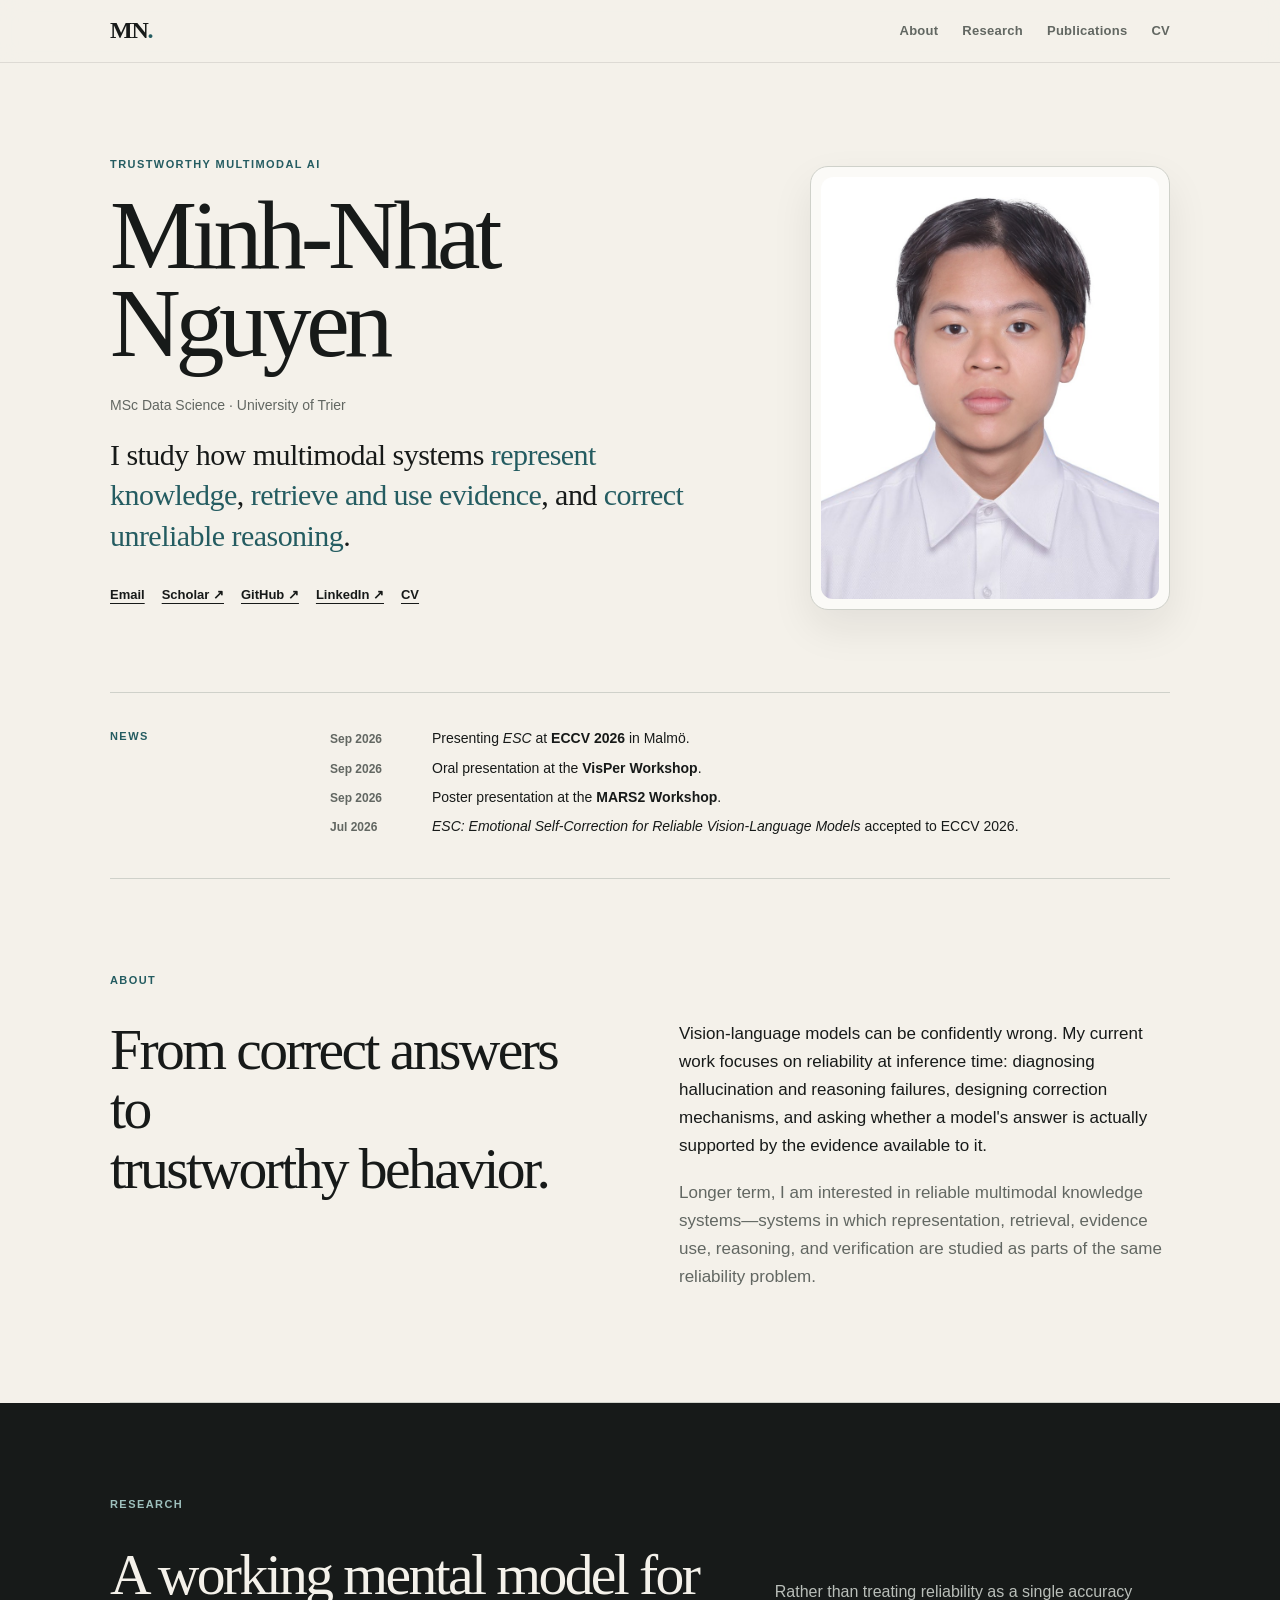
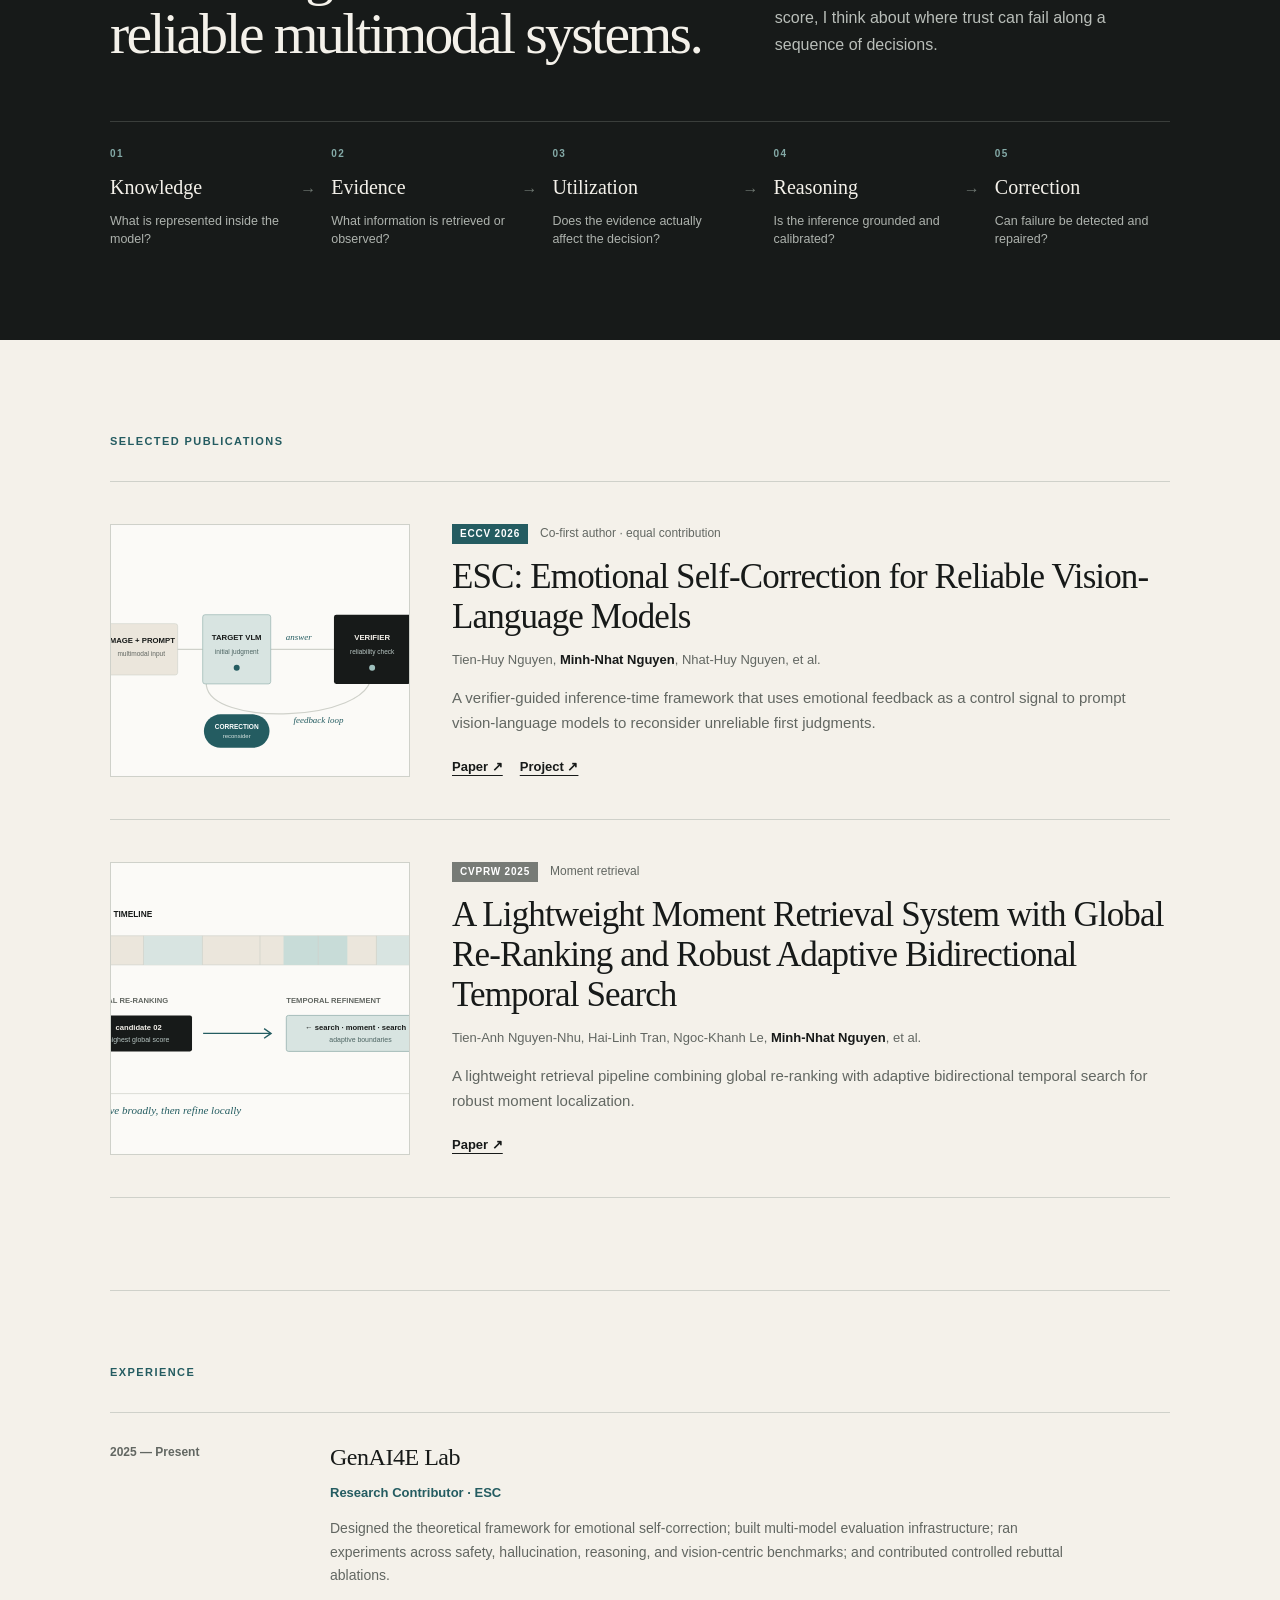
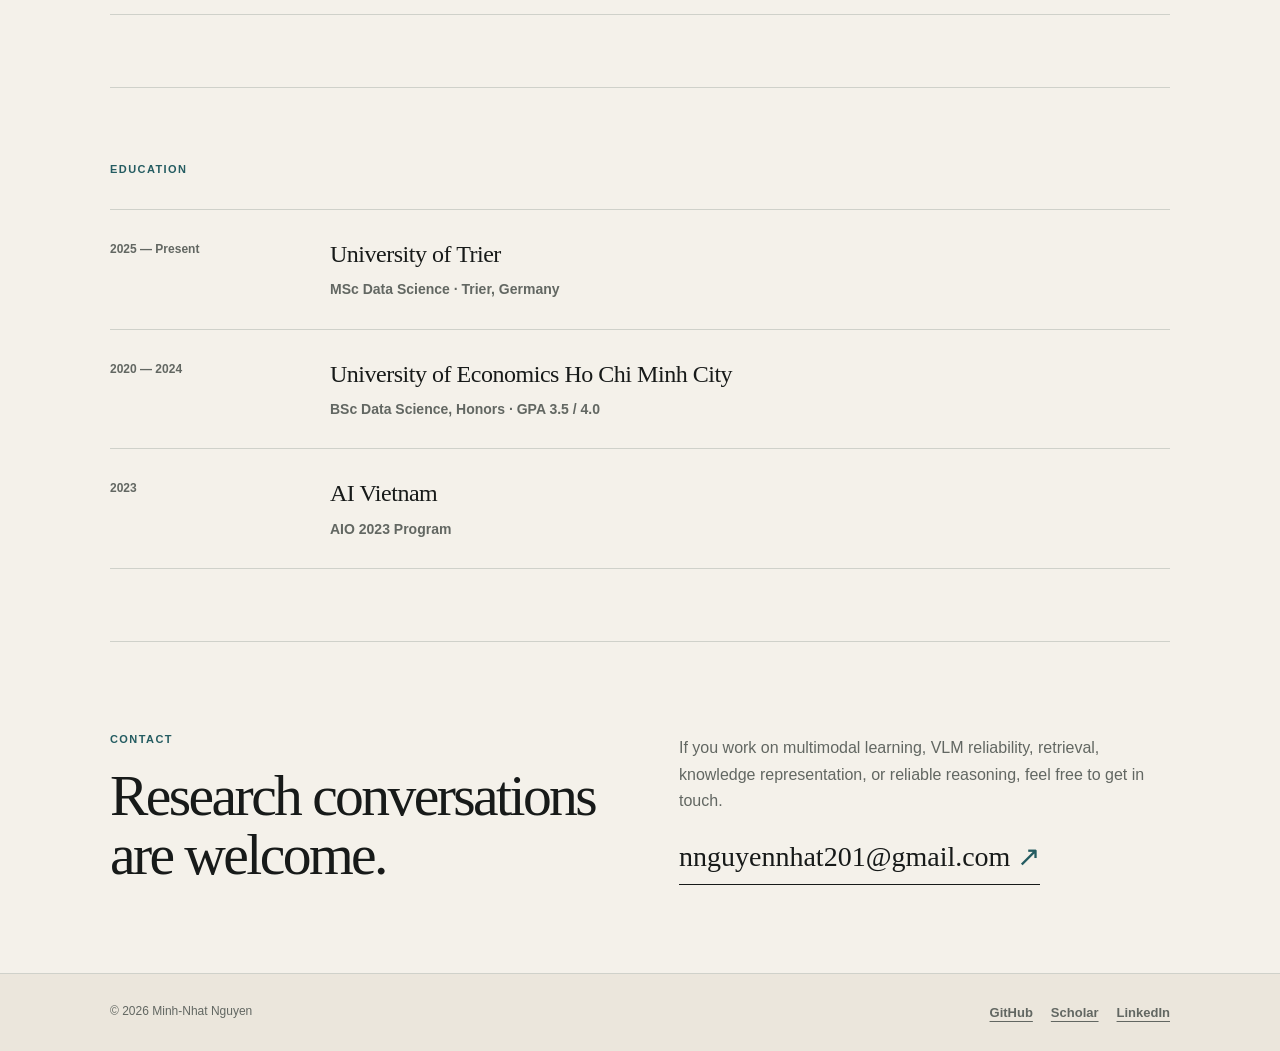
<file: index.html>
<!doctype html>
<html lang="en">
<head>
  <meta charset="utf-8" />
  <meta name="viewport" content="width=device-width, initial-scale=1" />
  <title>Minh-Nhat Nguyen — Trustworthy Multimodal AI</title>
  <meta name="description" content="Minh-Nhat Nguyen is an MSc Data Science student at the University of Trier working on trustworthy multimodal AI, vision-language model reliability, self-correction, and multimodal retrieval." />
  <meta name="author" content="Minh-Nhat Nguyen" />
  <meta name="theme-color" content="#f4f1ea" />
  <meta property="og:title" content="Minh-Nhat Nguyen — Trustworthy Multimodal AI" />
  <meta property="og:description" content="Research on reliable vision-language systems, evidence-aware reasoning, retrieval, and self-correction." />
  <meta property="og:type" content="website" />
  <meta property="og:url" content="https://minhnhat2001vt.github.io/" />
  <link rel="canonical" href="https://minhnhat2001vt.github.io/" />
  <link rel="icon" href="assets/favicon.svg" type="image/svg+xml" />
  <link rel="stylesheet" href="assets/styles.css" />
  <script type="application/ld+json">
  {
    "@context": "https://schema.org",
    "@type": "Person",
    "name": "Minh-Nhat Nguyen",
    "url": "https://minhnhat2001vt.github.io/",
    "email": "mailto:nnguyennhat201@gmail.com",
    "affiliation": {"@type": "CollegeOrUniversity", "name": "University of Trier"},
    "sameAs": [
      "https://github.com/minhnhat2001vt",
      "https://www.linkedin.com/in/nhatnguyen201",
      "https://scholar.google.com/citations?user=XPsyb8sAAAAJ"
    ],
    "knowsAbout": [
      "Trustworthy Multimodal AI",
      "Vision-Language Models",
      "Multimodal Retrieval",
      "Reliable Reasoning",
      "Self-Correction"
    ]
  }
  </script>
</head>
<body>
  <a class="skip-link" href="#main">Skip to content</a>

  <header class="site-header">
    <div class="shell header-inner">
      <a class="wordmark" href="#top" aria-label="Minh-Nhat Nguyen home">MN<span>.</span></a>
      <nav class="nav" aria-label="Primary navigation">
        <a href="#about">About</a>
        <a href="#research">Research</a>
        <a href="#publications">Publications</a>
        <a href="cv.html">CV</a>
      </nav>
    </div>
  </header>

  <main id="main">
    <section class="hero shell" id="top">
      <div class="hero-copy">
        <div class="hero-name-wrap">
          <p class="kicker">Trustworthy multimodal AI</p>
          <h1>Minh-Nhat<br />Nguyen</h1>
        </div>
        <div class="hero-intro">
          <p class="role">MSc Data Science · University of Trier</p>
          <p class="lede">I study how multimodal systems <strong>represent knowledge</strong>, <strong>retrieve and use evidence</strong>, and <strong>correct unreliable reasoning</strong>.</p>
          <div class="link-row" aria-label="Professional links">
            <a href="mailto:nnguyennhat201@gmail.com">Email</a>
            <a href="https://scholar.google.com/citations?user=XPsyb8sAAAAJ" target="_blank" rel="noreferrer">Scholar ↗</a>
            <a href="https://github.com/minhnhat2001vt" target="_blank" rel="noreferrer">GitHub ↗</a>
            <a href="https://www.linkedin.com/in/nhatnguyen201" target="_blank" rel="noreferrer">LinkedIn ↗</a>
            <a href="cv.html">CV</a>
          </div>
        </div>
      </div>
      <div class="hero-portrait-wrap">
        <figure class="hero-portrait">
          <img src="assets/portrait.jpg" alt="Portrait of Minh-Nhat Nguyen" />
        </figure>
      </div>
    </section>

    <section class="news shell" aria-labelledby="news-title">
      <div class="section-label" id="news-title">News</div>
      <div class="news-list">
        <div class="news-item"><time datetime="2026-09">Sep 2026</time><p>Presenting <em>ESC</em> at <strong>ECCV 2026</strong> in Malmö.</p></div>
        <div class="news-item"><time datetime="2026-09-08">Sep 2026</time><p>Oral presentation at the <strong>VisPer Workshop</strong>.</p></div>
        <div class="news-item"><time datetime="2026-09-09">Sep 2026</time><p>Poster presentation at the <strong>MARS2 Workshop</strong>.</p></div>
        <div class="news-item"><time datetime="2026-07">Jul 2026</time><p><em>ESC: Emotional Self-Correction for Reliable Vision-Language Models</em> accepted to ECCV 2026.</p></div>
      </div>
    </section>

    <section class="section shell" id="about">
      <div class="section-label">About</div>
      <div class="section-content prose-grid">
        <h2>From correct answers to<br />trustworthy behavior.</h2>
        <div class="prose">
          <p>Vision-language models can be confidently wrong. My current work focuses on reliability at inference time: diagnosing hallucination and reasoning failures, designing correction mechanisms, and asking whether a model's answer is actually supported by the evidence available to it.</p>
          <p>Longer term, I am interested in reliable multimodal knowledge systems—systems in which representation, retrieval, evidence use, reasoning, and verification are studied as parts of the same reliability problem.</p>
        </div>
      </div>
    </section>

    <section class="section research-section" id="research">
      <div class="shell">
        <div class="section-label">Research</div>
        <div class="research-heading">
          <h2>A working mental model for reliable multimodal systems.</h2>
          <p>Rather than treating reliability as a single accuracy score, I think about where trust can fail along a sequence of decisions.</p>
        </div>

        <div class="research-flow" role="list" aria-label="Research trajectory">
          <div class="flow-step" role="listitem"><span>01</span><strong>Knowledge</strong><p>What is represented inside the model?</p></div>
          <div class="flow-arrow" aria-hidden="true">→</div>
          <div class="flow-step" role="listitem"><span>02</span><strong>Evidence</strong><p>What information is retrieved or observed?</p></div>
          <div class="flow-arrow" aria-hidden="true">→</div>
          <div class="flow-step" role="listitem"><span>03</span><strong>Utilization</strong><p>Does the evidence actually affect the decision?</p></div>
          <div class="flow-arrow" aria-hidden="true">→</div>
          <div class="flow-step" role="listitem"><span>04</span><strong>Reasoning</strong><p>Is the inference grounded and calibrated?</p></div>
          <div class="flow-arrow" aria-hidden="true">→</div>
          <div class="flow-step" role="listitem"><span>05</span><strong>Correction</strong><p>Can failure be detected and repaired?</p></div>
        </div>
      </div>
    </section>

    <section class="section shell" id="publications">
      <div class="section-label">Selected publications</div>
      <div class="pub-stack">
        <article class="pub-row featured-pub">
          <div class="pub-visual">
            <img src="assets/esc-visual.svg" alt="Schematic illustration of an initial VLM answer being checked by a verifier and reconsidered through a correction loop." />
          </div>
          <div class="pub-copy">
            <div class="pub-topline"><span class="venue">ECCV 2026</span><span class="role-note">Co-first author · equal contribution</span></div>
            <h3>ESC: Emotional Self-Correction for Reliable Vision-Language Models</h3>
            <p class="authors">Tien-Huy Nguyen, <strong>Minh-Nhat Nguyen</strong>, Nhat-Huy Nguyen, et al.</p>
            <p class="summary">A verifier-guided inference-time framework that uses emotional feedback as a control signal to prompt vision-language models to reconsider unreliable first judgments.</p>
            <div class="pub-links">
              <a href="https://doi.org/10.48550/arXiv.2607.02089" target="_blank" rel="noreferrer">Paper ↗</a>
              <a href="https://genai4e.github.io/ESC/" target="_blank" rel="noreferrer">Project ↗</a>
            </div>
          </div>
        </article>

        <article class="pub-row">
          <div class="pub-visual">
            <img src="assets/retrieval-visual.svg" alt="Schematic illustration of candidate video moments being globally reranked and temporally refined." />
          </div>
          <div class="pub-copy">
            <div class="pub-topline"><span class="venue muted-venue">CVPRW 2025</span><span class="role-note">Moment retrieval</span></div>
            <h3>A Lightweight Moment Retrieval System with Global Re-Ranking and Robust Adaptive Bidirectional Temporal Search</h3>
            <p class="authors">Tien-Anh Nguyen-Nhu, Hai-Linh Tran, Ngoc-Khanh Le, <strong>Minh-Nhat Nguyen</strong>, et al.</p>
            <p class="summary">A lightweight retrieval pipeline combining global re-ranking with adaptive bidirectional temporal search for robust moment localization.</p>
            <div class="pub-links">
              <a href="https://doi.org/10.48550/arXiv.2504.09298" target="_blank" rel="noreferrer">Paper ↗</a>
            </div>
          </div>
        </article>
      </div>
    </section>

    <section class="section compact-section shell" id="experience">
      <div class="section-label">Experience</div>
      <div class="timeline-list">
        <article class="timeline-row">
          <div class="timeline-date">2025 — Present</div>
          <div class="timeline-main">
            <h3>GenAI4E Lab</h3>
            <p class="timeline-role">Research Contributor · ESC</p>
            <p>Designed the theoretical framework for emotional self-correction; built multi-model evaluation infrastructure; ran experiments across safety, hallucination, reasoning, and vision-centric benchmarks; and contributed controlled rebuttal ablations.</p>
          </div>
        </article>
      </div>
    </section>

    <section class="section compact-section shell" id="education">
      <div class="section-label">Education</div>
      <div class="timeline-list">
        <article class="timeline-row">
          <div class="timeline-date">2025 — Present</div>
          <div class="timeline-main"><h3>University of Trier</h3><p class="timeline-role">MSc Data Science · Trier, Germany</p></div>
        </article>
        <article class="timeline-row">
          <div class="timeline-date">2020 — 2024</div>
          <div class="timeline-main"><h3>University of Economics Ho Chi Minh City</h3><p class="timeline-role">BSc Data Science, Honors · GPA 3.5 / 4.0</p></div>
        </article>
        <article class="timeline-row">
          <div class="timeline-date">2023</div>
          <div class="timeline-main"><h3>AI Vietnam</h3><p class="timeline-role">AIO 2023 Program</p></div>
        </article>
      </div>
    </section>

    <section class="contact shell" id="contact">
      <div>
        <div class="section-label">Contact</div>
        <h2>Research conversations are welcome.</h2>
      </div>
      <div class="contact-copy">
        <p>If you work on multimodal learning, VLM reliability, retrieval, knowledge representation, or reliable reasoning, feel free to get in touch.</p>
        <a class="email-link" href="mailto:nnguyennhat201@gmail.com">nnguyennhat201@gmail.com <span>↗</span></a>
      </div>
    </section>
  </main>

  <footer class="site-footer">
    <div class="shell footer-inner">
      <p>© <span id="year">2026</span> Minh-Nhat Nguyen</p>
      <div><a href="https://github.com/minhnhat2001vt" target="_blank" rel="noreferrer">GitHub</a><a href="https://scholar.google.com/citations?user=XPsyb8sAAAAJ" target="_blank" rel="noreferrer">Scholar</a><a href="https://www.linkedin.com/in/nhatnguyen201" target="_blank" rel="noreferrer">LinkedIn</a></div>
    </div>
  </footer>

  <script src="assets/script.js"></script>
</body>
</html>
</file>
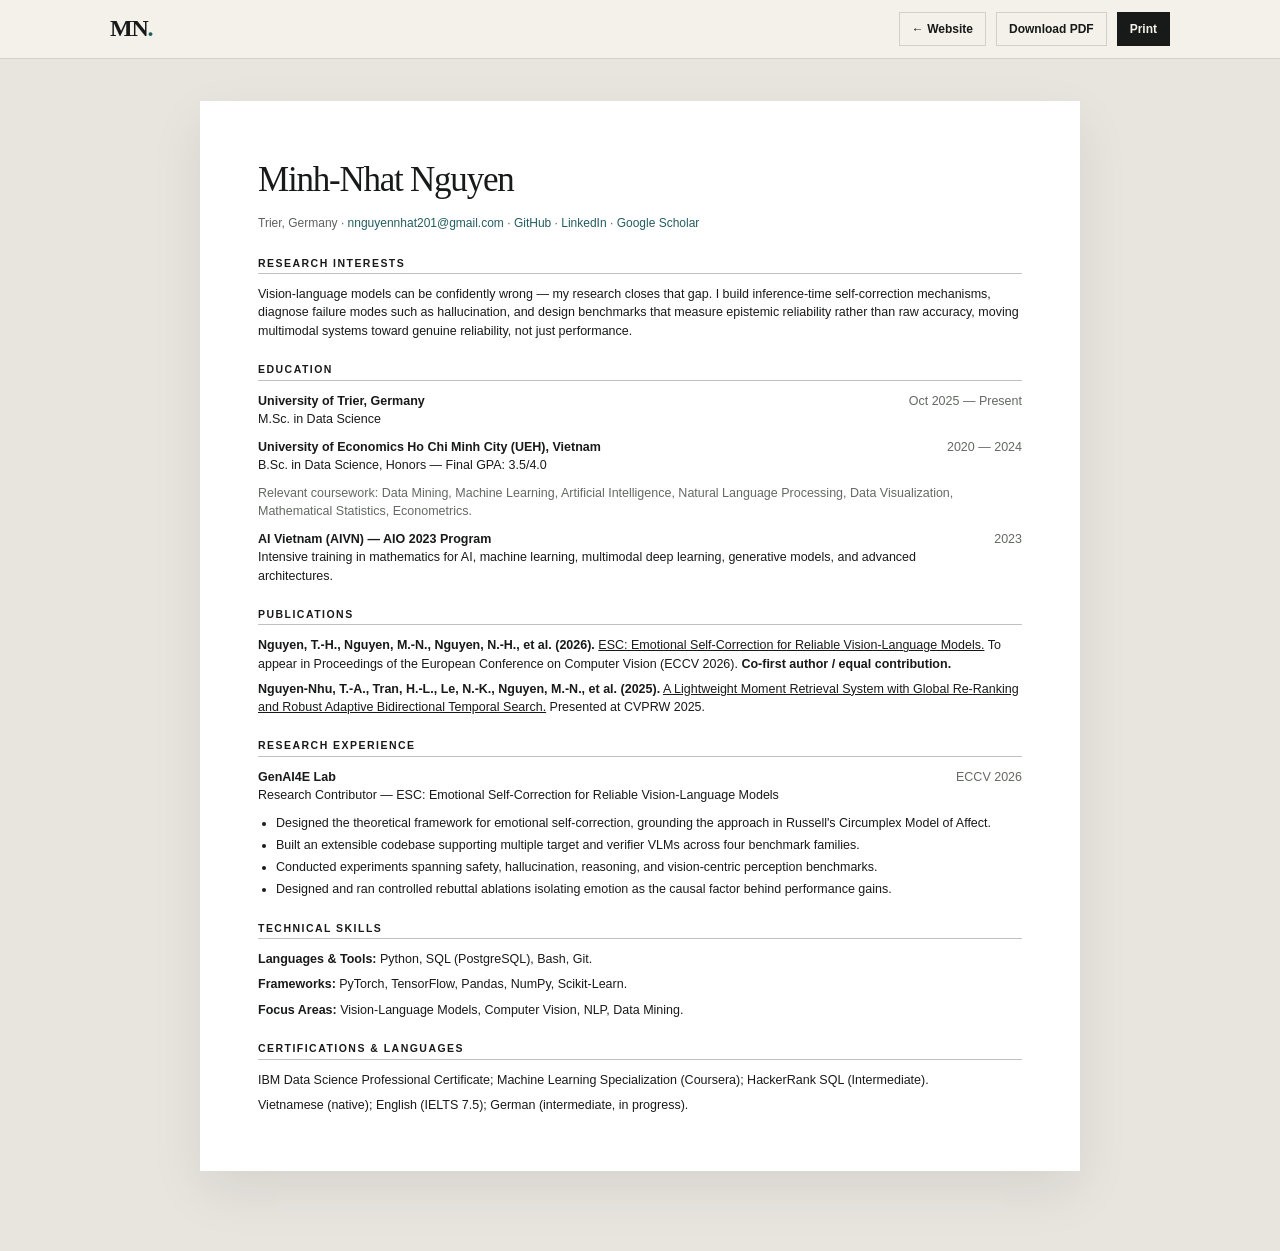
<file: cv.html>
<!doctype html>
<html lang="en">
<head>
  <meta charset="utf-8" />
  <meta name="viewport" content="width=device-width, initial-scale=1" />
  <title>Research CV — Minh-Nhat Nguyen</title>
  <meta name="description" content="Research CV of Minh-Nhat Nguyen." />
  <link rel="icon" href="assets/favicon.svg" type="image/svg+xml" />
  <link rel="stylesheet" href="assets/styles.css" />
</head>
<body class="cv-page">
  <header class="cv-headerbar print-hide">
    <div class="shell header-inner">
      <a class="wordmark" href="index.html">MN<span>.</span></a>
      <div class="cv-toolbar">
        <a class="cv-button" href="index.html">← Website</a>
        <a class="cv-button" href="assets/Minh_Nhat_Nguyen_Research_CV.pdf" download>Download PDF</a>
        <button class="cv-button primary" type="button" onclick="window.print()">Print</button>
      </div>
    </div>
  </header>

  <main class="cv-shell">
    <article class="cv-document">
      <header>
        <h1>Minh-Nhat Nguyen</h1>
        <p class="cv-contact">Trier, Germany · <a href="mailto:nnguyennhat201@gmail.com">nnguyennhat201@gmail.com</a> · <a href="https://github.com/minhnhat2001vt">GitHub</a> · <a href="https://www.linkedin.com/in/nhatnguyen201">LinkedIn</a> · <a href="https://scholar.google.com/citations?user=XPsyb8sAAAAJ">Google Scholar</a></p>
      </header>

      <section class="cv-section">
        <h2>Research Interests</h2>
        <p>Vision-language models can be confidently wrong — my research closes that gap. I build inference-time self-correction mechanisms, diagnose failure modes such as hallucination, and design benchmarks that measure epistemic reliability rather than raw accuracy, moving multimodal systems toward genuine reliability, not just performance.</p>
      </section>

      <section class="cv-section">
        <h2>Education</h2>
        <div class="cv-row"><div><strong>University of Trier, Germany</strong><br />M.Sc. in Data Science</div><span class="date">Oct 2025 — Present</span></div>
        <div class="cv-row"><div><strong>University of Economics Ho Chi Minh City (UEH), Vietnam</strong><br />B.Sc. in Data Science, Honors — Final GPA: 3.5/4.0</div><span class="date">2020 — 2024</span></div>
        <p class="cv-note">Relevant coursework: Data Mining, Machine Learning, Artificial Intelligence, Natural Language Processing, Data Visualization, Mathematical Statistics, Econometrics.</p>
        <div class="cv-row"><div><strong>AI Vietnam (AIVN) — AIO 2023 Program</strong><br />Intensive training in mathematics for AI, machine learning, multimodal deep learning, generative models, and advanced architectures.</div><span class="date">2023</span></div>
      </section>

      <section class="cv-section">
        <h2>Publications</h2>
        <p><strong>Nguyen, T.-H., Nguyen, M.-N., Nguyen, N.-H., et al. (2026).</strong> <a href="https://doi.org/10.48550/arXiv.2607.02089">ESC: Emotional Self-Correction for Reliable Vision-Language Models.</a> To appear in Proceedings of the European Conference on Computer Vision (ECCV 2026). <strong>Co-first author / equal contribution.</strong></p>
        <p><strong>Nguyen-Nhu, T.-A., Tran, H.-L., Le, N.-K., Nguyen, M.-N., et al. (2025).</strong> <a href="https://doi.org/10.48550/arXiv.2504.09298">A Lightweight Moment Retrieval System with Global Re-Ranking and Robust Adaptive Bidirectional Temporal Search.</a> Presented at CVPRW 2025.</p>
      </section>

      <section class="cv-section">
        <h2>Research Experience</h2>
        <div class="cv-row"><div><strong>GenAI4E Lab</strong><br />Research Contributor — ESC: Emotional Self-Correction for Reliable Vision-Language Models</div><span class="date">ECCV 2026</span></div>
        <ul>
          <li>Designed the theoretical framework for emotional self-correction, grounding the approach in Russell's Circumplex Model of Affect.</li>
          <li>Built an extensible codebase supporting multiple target and verifier VLMs across four benchmark families.</li>
          <li>Conducted experiments spanning safety, hallucination, reasoning, and vision-centric perception benchmarks.</li>
          <li>Designed and ran controlled rebuttal ablations isolating emotion as the causal factor behind performance gains.</li>
        </ul>
      </section>

      <section class="cv-section">
        <h2>Technical Skills</h2>
        <p><strong>Languages & Tools:</strong> Python, SQL (PostgreSQL), Bash, Git.</p>
        <p><strong>Frameworks:</strong> PyTorch, TensorFlow, Pandas, NumPy, Scikit-Learn.</p>
        <p><strong>Focus Areas:</strong> Vision-Language Models, Computer Vision, NLP, Data Mining.</p>
      </section>

      <section class="cv-section">
        <h2>Certifications & Languages</h2>
        <p>IBM Data Science Professional Certificate; Machine Learning Specialization (Coursera); HackerRank SQL (Intermediate).</p>
        <p>Vietnamese (native); English (IELTS 7.5); German (intermediate, in progress).</p>
      </section>
    </article>
  </main>
</body>
</html>
</file>
<file: assets/styles.css>
:root {
  --paper: #f4f1ea;
  --paper-deep: #ebe6dc;
  --surface: #fbfaf7;
  --ink: #171a19;
  --muted: #626762;
  --line: #cfd1ca;
  --accent: #245c61;
  --accent-soft: #d8e4e1;
  --serif: Georgia, "Times New Roman", serif;
  --sans: Inter, ui-sans-serif, -apple-system, BlinkMacSystemFont, "Segoe UI", Arial, sans-serif;
  --shell: 1060px;
}

* { box-sizing: border-box; }
html { scroll-behavior: smooth; }
body {
  margin: 0;
  background: var(--paper);
  color: var(--ink);
  font-family: var(--sans);
  font-size: 16px;
  line-height: 1.65;
  -webkit-font-smoothing: antialiased;
}
a { color: inherit; }
img { display: block; max-width: 100%; }
::selection { background: var(--accent-soft); }
.shell { width: min(calc(100% - 44px), var(--shell)); margin: 0 auto; }
.skip-link { position: fixed; left: -999px; top: 12px; z-index: 1000; padding: 9px 12px; background: var(--ink); color: var(--paper); }
.skip-link:focus { left: 12px; }

.site-header {
  position: sticky;
  top: 0;
  z-index: 20;
  background: color-mix(in srgb, var(--paper) 92%, transparent);
  backdrop-filter: blur(12px);
  border-bottom: 1px solid rgba(23,26,25,.10);
}
.header-inner { min-height: 62px; display: flex; align-items: center; justify-content: space-between; gap: 24px; }
.wordmark { font-family: var(--serif); font-weight: 700; font-size: 24px; text-decoration: none; letter-spacing: -.05em; }
.wordmark span { color: var(--accent); }
.nav { display: flex; align-items: center; gap: 24px; }
.nav a { text-decoration: none; color: var(--muted); font-size: 13px; font-weight: 650; letter-spacing: .02em; }
.nav a:hover { color: var(--ink); }

.hero {
  padding: 92px 0 82px;
  display: grid;
  grid-template-columns: minmax(0, 1.22fr) minmax(290px, .78fr);
  gap: 64px;
  align-items: end;
  border-bottom: 1px solid var(--line);
}
.hero-copy { min-width: 0; }
.hero-portrait-wrap { display: flex; justify-content: flex-end; }
.hero-portrait {
  width: min(100%, 360px);
  margin: 0;
  background: var(--surface);
  border: 1px solid var(--line);
  border-radius: 18px;
  padding: 10px;
  box-shadow: 0 18px 42px rgba(23, 26, 25, 0.08);
}
.hero-portrait img {
  width: 100%;
  aspect-ratio: 4 / 5;
  object-fit: cover;
  border-radius: 12px;
}
.kicker, .section-label {
  margin: 0;
  text-transform: uppercase;
  letter-spacing: .13em;
  font-size: 11px;
  font-weight: 800;
  color: var(--accent);
}
.hero h1 {
  font-family: var(--serif);
  font-size: clamp(58px, 8vw, 98px);
  line-height: .90;
  letter-spacing: -.055em;
  font-weight: 500;
  margin: 18px 0 0;
}
.hero-intro { padding-bottom: 5px; margin-top: 26px; max-width: 700px; }
.role { color: var(--muted); font-size: 14px; margin: 0 0 18px; }
.lede { font-family: var(--serif); font-size: clamp(22px, 2.35vw, 30px); line-height: 1.36; letter-spacing: -.018em; margin: 0; }
.lede strong { color: var(--accent); font-weight: 500; }
.link-row { margin-top: 27px; display: flex; flex-wrap: wrap; gap: 17px; }
.link-row a, .pub-links a, .footer-inner a { font-size: 13px; font-weight: 700; text-decoration-thickness: 1px; text-underline-offset: 4px; }
.link-row a:hover, .pub-links a:hover, .footer-inner a:hover { color: var(--accent); }

.news {
  display: grid;
  grid-template-columns: 190px 1fr;
  gap: 30px;
  padding: 34px 0 40px;
  border-bottom: 1px solid var(--line);
}
.news-list { display: grid; gap: 6px; }
.news-item { display: grid; grid-template-columns: 84px 1fr; gap: 18px; align-items: baseline; }
.news-item time { color: var(--muted); font-size: 12px; font-weight: 700; }
.news-item p { margin: 0; font-size: 14px; }

.section { padding: 92px 0; border-bottom: 1px solid var(--line); }
.compact-section { padding-top: 72px; padding-bottom: 72px; }
.section > .section-label, .compact-section > .section-label { margin-bottom: 31px; }
.prose-grid { display: grid; grid-template-columns: 1fr 1fr; gap: 78px; align-items: start; }
h2 {
  font-family: var(--serif);
  font-size: clamp(37px, 4.5vw, 58px);
  font-weight: 500;
  line-height: 1.03;
  letter-spacing: -.045em;
  margin: 0;
}
.prose { max-width: 620px; }
.prose p { color: var(--muted); font-size: 17px; margin: 0 0 19px; }
.prose p:first-child { color: var(--ink); }

.research-section { background: var(--ink); color: var(--paper); border-bottom: 0; }
.research-section .section-label { color: #9ec0bd; margin-bottom: 31px; }
.research-heading { display: grid; grid-template-columns: 1.2fr .8fr; gap: 72px; align-items: end; margin-bottom: 58px; }
.research-heading h2 { max-width: 690px; }
.research-heading p { color: #b9beb9; margin: 0 0 5px; max-width: 430px; }
.research-flow { display: grid; grid-template-columns: 1fr auto 1fr auto 1fr auto 1fr auto 1fr; align-items: stretch; border-top: 1px solid #3a3e3b; padding-top: 24px; }
.flow-step { min-width: 0; }
.flow-step span { display: block; color: #84aaa7; font-size: 10px; letter-spacing: .14em; font-weight: 800; margin-bottom: 8px; }
.flow-step strong { display: block; font-family: var(--serif); font-size: 20px; font-weight: 500; margin-bottom: 8px; }
.flow-step p { color: #aeb3ae; font-size: 12.5px; line-height: 1.45; margin: 0; }
.flow-arrow { color: #6e7771; padding: 31px 15px 0; }

.pub-stack { display: grid; gap: 0; }
.pub-row { display: grid; grid-template-columns: 300px 1fr; gap: 42px; padding: 42px 0; border-top: 1px solid var(--line); }
.pub-row:last-child { border-bottom: 1px solid var(--line); }
.pub-visual { background: var(--surface); border: 1px solid var(--line); min-height: 205px; overflow: hidden; }
.pub-visual img { width: 100%; height: 100%; object-fit: cover; transition: transform .35s ease; }
.pub-row:hover .pub-visual img { transform: scale(1.015); }
.pub-topline { display: flex; flex-wrap: wrap; align-items: center; gap: 12px; margin-bottom: 13px; }
.venue { display: inline-block; padding: 5px 8px; background: var(--accent); color: #fff; font-size: 10px; line-height: 1; font-weight: 800; letter-spacing: .08em; }
.muted-venue { background: #777b76; }
.role-note { color: var(--muted); font-size: 12px; }
.pub-copy h3 { font-family: var(--serif); font-size: clamp(25px, 3.1vw, 35px); line-height: 1.14; letter-spacing: -.025em; font-weight: 500; margin: 0 0 12px; }
.authors { color: var(--muted); font-size: 13px; margin: 0 0 16px; }
.authors strong { color: var(--ink); }
.summary { max-width: 700px; margin: 0; color: var(--muted); font-size: 15px; }
.pub-links { display: flex; gap: 17px; margin-top: 20px; }

.timeline-list { border-top: 1px solid var(--line); }
.timeline-row { display: grid; grid-template-columns: 190px 1fr; gap: 30px; padding: 25px 0 27px; border-bottom: 1px solid var(--line); }
.timeline-date { color: var(--muted); font-size: 12px; font-weight: 700; padding-top: 5px; }
.timeline-main h3 { font-family: var(--serif); font-size: 24px; font-weight: 500; letter-spacing: -.02em; margin: 0 0 4px; }
.timeline-role { color: var(--accent); font-weight: 700; font-size: 13px; margin: 0 0 10px; }
.timeline-main > p:last-child { max-width: 760px; color: var(--muted); font-size: 14px; margin-bottom: 0; }

.contact { padding: 88px 0; display: grid; grid-template-columns: 1fr 1fr; gap: 78px; align-items: end; }
.contact .section-label { margin-bottom: 18px; }
.contact h2 { max-width: 600px; }
.contact-copy p { color: var(--muted); max-width: 520px; margin: 0 0 20px; }
.email-link { display: inline-block; font-family: var(--serif); font-size: clamp(20px, 2.2vw, 28px); text-decoration: none; border-bottom: 1px solid var(--ink); padding-bottom: 3px; }
.email-link span { color: var(--accent); }
.email-link:hover { color: var(--accent); border-color: var(--accent); }

.site-footer { background: var(--paper-deep); border-top: 1px solid var(--line); padding: 28px 0; }
.footer-inner { display: flex; justify-content: space-between; gap: 28px; color: var(--muted); font-size: 12px; }
.footer-inner p { margin: 0; }
.footer-inner div { display: flex; gap: 18px; }

/* CV */
.cv-page { background: #e8e5df; }
.cv-headerbar { background: var(--paper); border-bottom: 1px solid var(--line); }
.cv-headerbar .header-inner { min-height: 58px; }
.cv-toolbar { display: flex; gap: 10px; }
.cv-button { display: inline-flex; align-items: center; min-height: 34px; padding: 0 12px; border: 1px solid var(--line); background: transparent; color: var(--ink); text-decoration: none; font: 700 12px/1 var(--sans); cursor: pointer; }
.cv-button.primary { background: var(--ink); color: var(--paper); border-color: var(--ink); }
.cv-shell { padding: 42px 20px 80px; }
.cv-document { width: min(100%, 880px); margin: 0 auto; background: #fff; color: #181a19; padding: 50px 58px; box-shadow: 0 20px 50px rgba(0,0,0,.08); }
.cv-document h1 { font-family: var(--serif); font-weight: 500; font-size: 35px; letter-spacing: -.035em; margin: 0 0 5px; }
.cv-contact { font-size: 12px; color: #5e625f; margin: 0; }
.cv-contact a { color: #245c61; text-decoration: none; }
.cv-section { margin-top: 24px; }
.cv-section h2 { font-family: var(--sans); font-size: 10.5px; text-transform: uppercase; letter-spacing: .14em; font-weight: 800; border-bottom: 1px solid #bfc2bc; padding-bottom: 5px; margin-bottom: 11px; }
.cv-section p, .cv-section li, .cv-row { font-size: 12.5px; line-height: 1.45; }
.cv-section p { margin: 7px 0; }
.cv-section ul { margin: 7px 0 0; padding-left: 18px; }
.cv-section li { margin-bottom: 4px; }
.cv-row { display: grid; grid-template-columns: 1fr auto; gap: 22px; margin: 10px 0; }
.cv-row .date { color: #646963; white-space: nowrap; }
.cv-note { color: #646963; }

@media (max-width: 850px) {
  .hero { grid-template-columns: 1fr; gap: 34px; padding-top: 68px; }
  .hero-copy { order: 1; }
  .hero-portrait-wrap { order: 2; justify-content: flex-start; }
  .hero-portrait { width: min(100%, 300px); }
  .hero-intro { max-width: 720px; }
  .news { grid-template-columns: 1fr; gap: 18px; }
  .prose-grid, .research-heading, .contact { grid-template-columns: 1fr; gap: 38px; }
  .research-flow { grid-template-columns: 1fr; gap: 17px; }
  .flow-step { border-top: 1px solid #353a36; padding-top: 16px; }
  .flow-arrow { display: none; }
  .pub-row { grid-template-columns: 245px 1fr; gap: 28px; }
}

@media (max-width: 620px) {
  .shell { width: min(calc(100% - 28px), var(--shell)); }
  .nav { gap: 14px; }
  .nav a:nth-child(1) { display: none; }
  .hero { padding: 54px 0 58px; }
  .hero h1 { font-size: clamp(52px, 16vw, 74px); }
  .hero-intro { margin-top: 18px; }
  .hero-portrait { width: min(100%, 250px); padding: 8px; border-radius: 16px; }
  .lede { font-size: 22px; }
  .news-item { grid-template-columns: 72px 1fr; gap: 12px; }
  .section { padding: 66px 0; }
  .pub-row { grid-template-columns: 1fr; padding: 34px 0; }
  .pub-visual { min-height: 190px; }
  .timeline-row { grid-template-columns: 1fr; gap: 6px; }
  .timeline-date { padding-top: 0; }
  .contact { padding: 66px 0; }
  .footer-inner { display: block; }
  .footer-inner div { margin-top: 10px; }
  .cv-document { padding: 30px 24px; }
  .cv-row { grid-template-columns: 1fr; gap: 2px; }
}

@media (prefers-reduced-motion: reduce) {
  html { scroll-behavior: auto; }
  .pub-visual img { transition: none; }
}

@media print {
  @page { size: A4; margin: 11mm 13mm; }
  body.cv-page { background: #fff; }
  .print-hide { display: none !important; }
  .cv-shell { padding: 0; }
  .cv-document { width: auto; box-shadow: none; padding: 0; }
  .cv-document h1 { font-size: 24px; }
  .cv-section { margin-top: 11px; }
  .cv-section h2 { font-size: 8.5px; margin-bottom: 5px; }
  .cv-section p, .cv-section li, .cv-row { font-size: 9.5px; line-height: 1.27; }
  .cv-section ul { margin-top: 3px; }
  .cv-section li { margin-bottom: 2px; }
  .cv-row { margin: 5px 0; }
  .cv-contact { font-size: 8.8px; }
}
</file>
